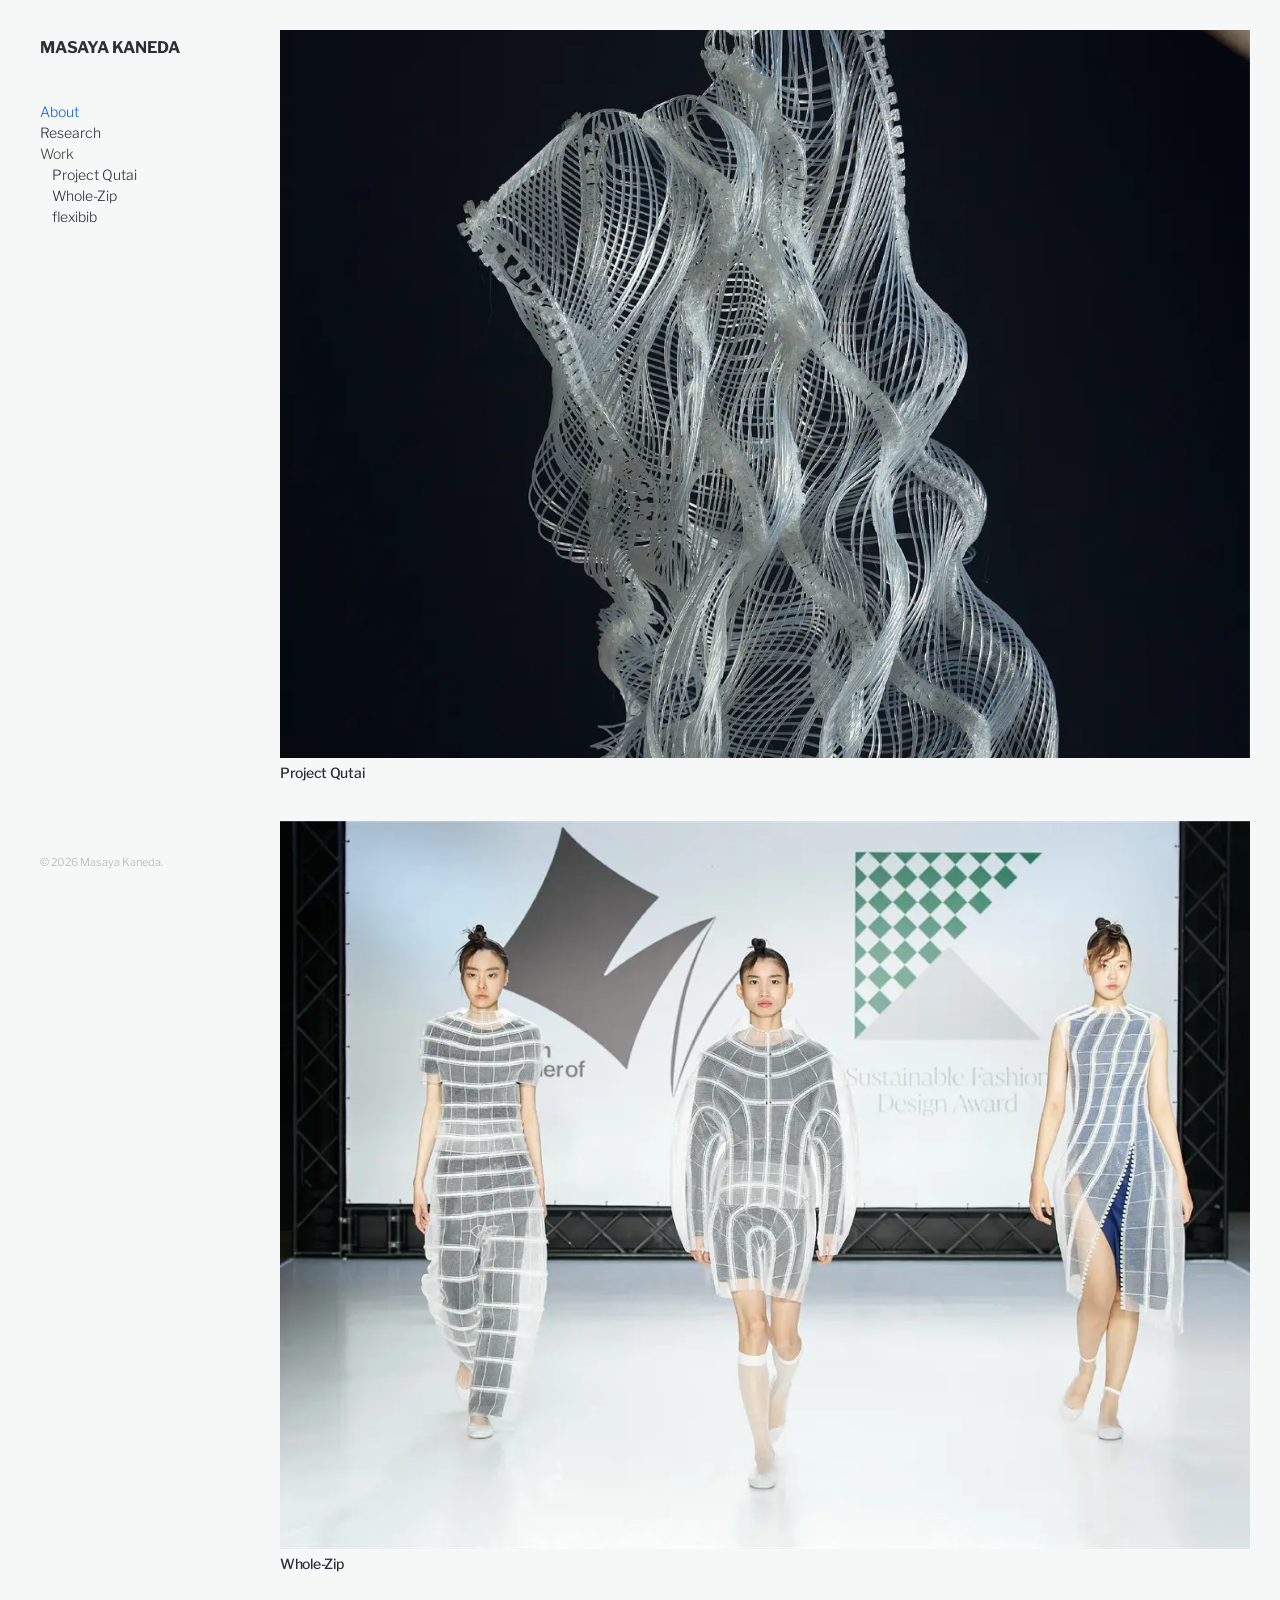
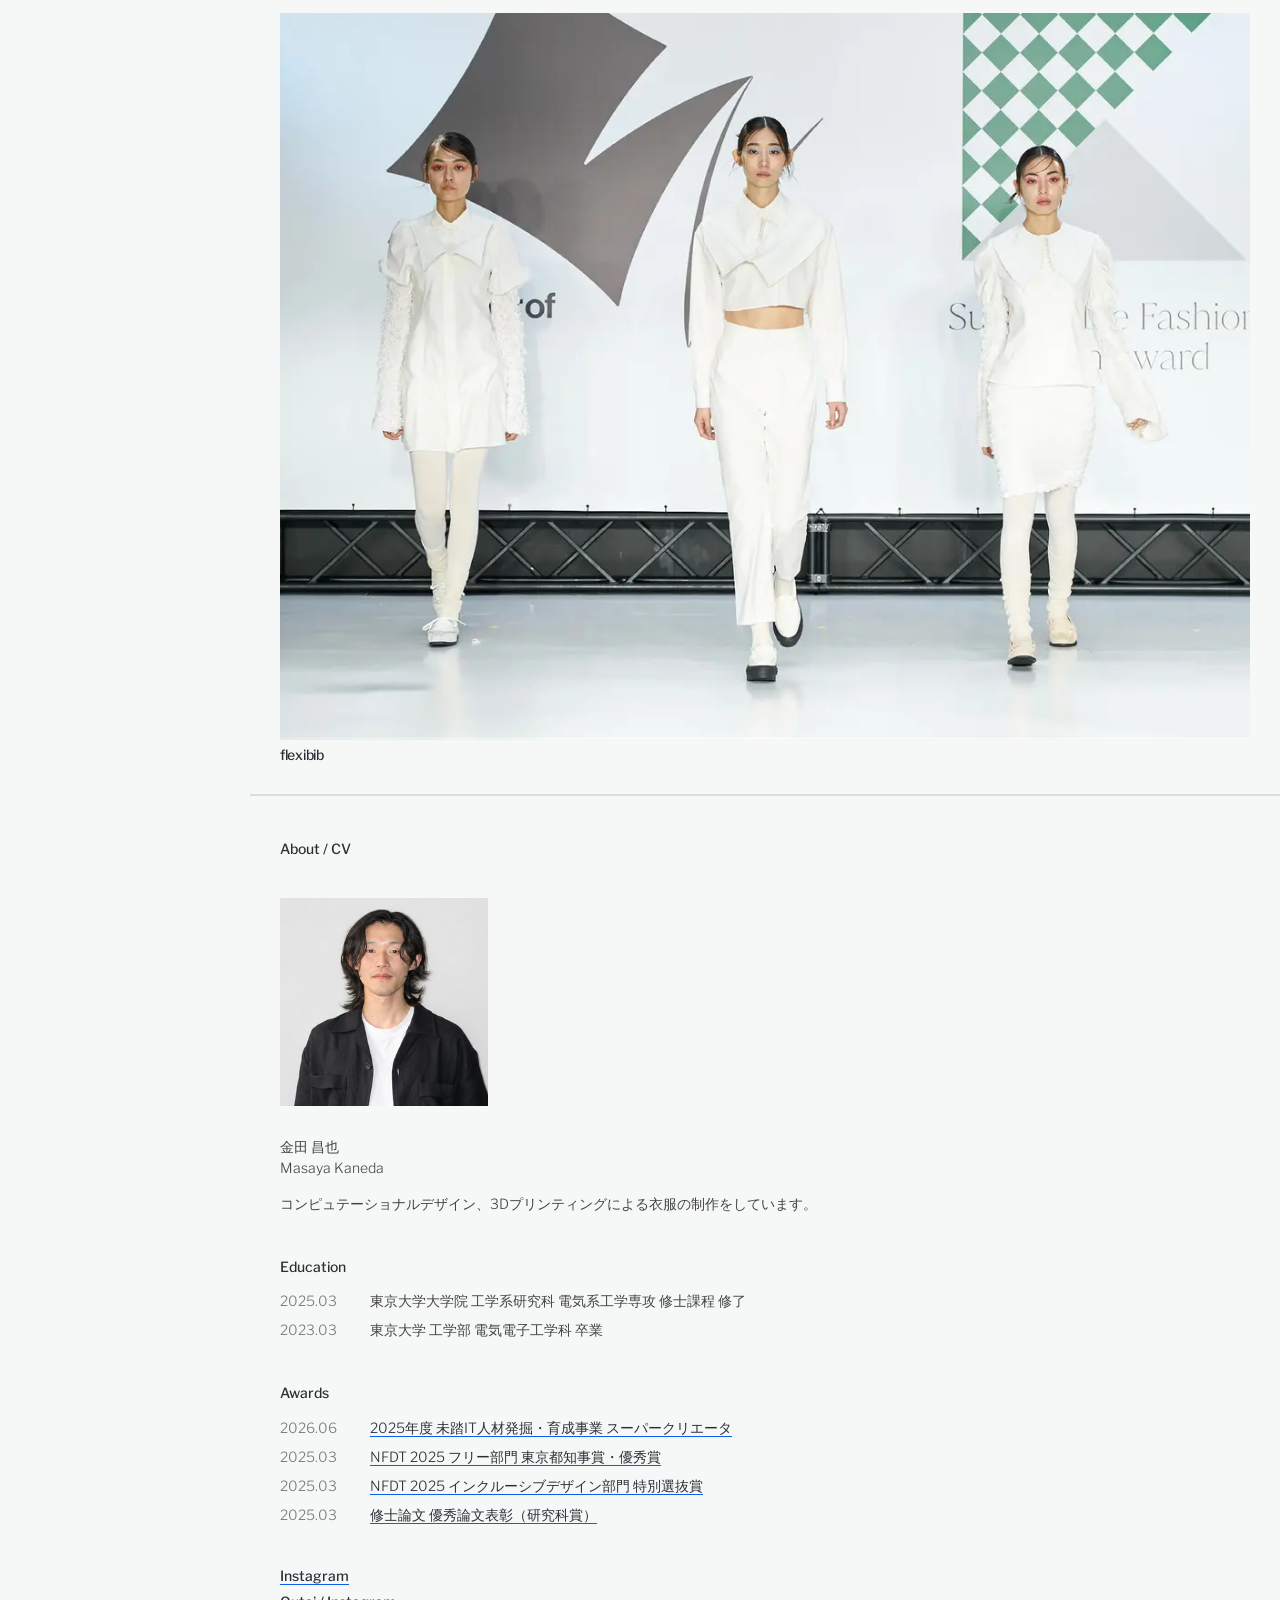
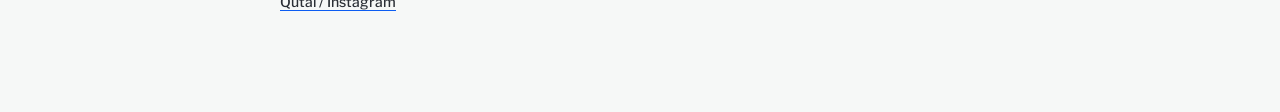
<file: index.html>
<!doctype html>
<html lang="ja">
  <head>
    <meta charset="utf-8" />
    <meta name="viewport" content="width=device-width, initial-scale=1" />
    <meta name="description" content="金田昌也の作品と研究" />
    <title>Work — Masaya Kaneda</title>
    <link rel="preconnect" href="https://fonts.googleapis.com" />
    <link rel="preconnect" href="https://fonts.gstatic.com" crossorigin />
    <link href="https://fonts.googleapis.com/css2?family=Libre+Franklin:wght@300;500;700&amp;display=swap" rel="stylesheet" />
    <link rel="stylesheet" href="styles.css" />
    <script src="menu.js" defer></script>
  </head>
  <body>
    <header class="header">
      <div class="header__content">
        <a class="header__title" href="index.html">MASAYA KANEDA</a>
        <button class="menu-toggle" type="button" aria-expanded="false" aria-controls="menu" aria-label="メニューを開く"><span></span></button>
        <nav class="menu" id="menu" aria-label="Main navigation">
          <ul>
            <li><a class="active" href="index.html">About</a></li>
            <li><a href="research.html">Research</a></li>
            <li><span class="menu-label">Work</span></li>
          </ul>
          <ul class="project-menu">
            <li><a href="project-qutai.html">Project Qutai</a></li>
            <li><a href="whole-zip.html">Whole-Zip</a></li>
            <li><a href="flexibib.html">flexibib</a></li>
          </ul>
        </nav>
        <p class="copyright">© 2026 Masaya Kaneda.</p>
      </div>
    </header>

    <main class="page">
      <section class="portfolio" aria-label="Selected work">
        <div class="portfolio-wrap">
          <article class="portfolio-item">
            <a href="project-qutai.html">
              <img src="assets/images/project-qutai-5.webp" alt="Project Qutai" width="1200" height="1800" />
              <h1>Project Qutai</h1>
            </a>
          </article>

          <article class="portfolio-item">
            <a href="whole-zip.html">
              <img src="assets/images/whole-zip-2.webp" alt="Whole-Zip" width="1200" height="800" loading="lazy" />
              <h1>Whole-Zip</h1>
            </a>
          </article>

          <article class="portfolio-item">
            <a href="flexibib.html">
              <img src="assets/images/flexibib-1.webp" alt="flexibib" width="1200" height="800" loading="lazy" />
              <h1>flexibib</h1>
            </a>
          </article>
        </div>
      </section>

      <section class="single home-about" id="about">
        <div class="home-about__inner">
          <h2 class="home-about__title">About / CV</h2>

          <div class="about-intro">
            <img class="profile-image" src="assets/images/profile.png" alt="金田昌也" width="208" height="228" loading="lazy" />
            <p>金田 昌也<br />Masaya Kaneda</p>
            <p>コンピュテーショナルデザイン、3Dプリンティングによる衣服の制作をしています。</p>
          </div>

          <section class="cv-section">
            <h2>Education</h2>
            <div class="cv-list">
              <p><span>2025.03</span>東京大学大学院 工学系研究科 電気系工学専攻 修士課程 修了</p>
              <p><span>2023.03</span>東京大学 工学部 電気電子工学科 卒業</p>
            </div>
          </section>

          <section class="cv-section">
            <h2>Awards</h2>
            <div class="cv-list">
              <p><span>2026.06</span><a href="https://www.ipa.go.jp/jinzai/mitou/koubo/career/2025/2025-supercreator-11.html">2025年度 未踏IT人材発掘・育成事業 スーパークリエータ</a></p>
              <p><span>2025.03</span><a href="https://nfdt.metro.tokyo.lg.jp/award-tokyo2025/">NFDT 2025 フリー部門 東京都知事賞・優秀賞</a></p>
              <p><span>2025.03</span><a href="https://nfdt.metro.tokyo.lg.jp/award-tokyo2025/">NFDT 2025 インクルーシブデザイン部門 特別選抜賞</a></p>
              <p><span>2025.03</span><a href="http://www.cryst.t.u-tokyo.ac.jp/ohya/achievement/?id=72oXaXB6lKzkQntnLcRNyH&amp;hl=ja">修士論文 優秀論文表彰（研究科賞）</a></p>
            </div>
          </section>

          <div class="about-links">
            <p><a href="https://www.instagram.com/kaneda_masaya_/" target="_blank" rel="noreferrer">Instagram</a></p>
            <p><a href="https://www.instagram.com/qutai.jp/" target="_blank" rel="noreferrer">Qutai / Instagram</a></p>
          </div>
        </div>
      </section>
    </main>
  </body>
</html>
</file>
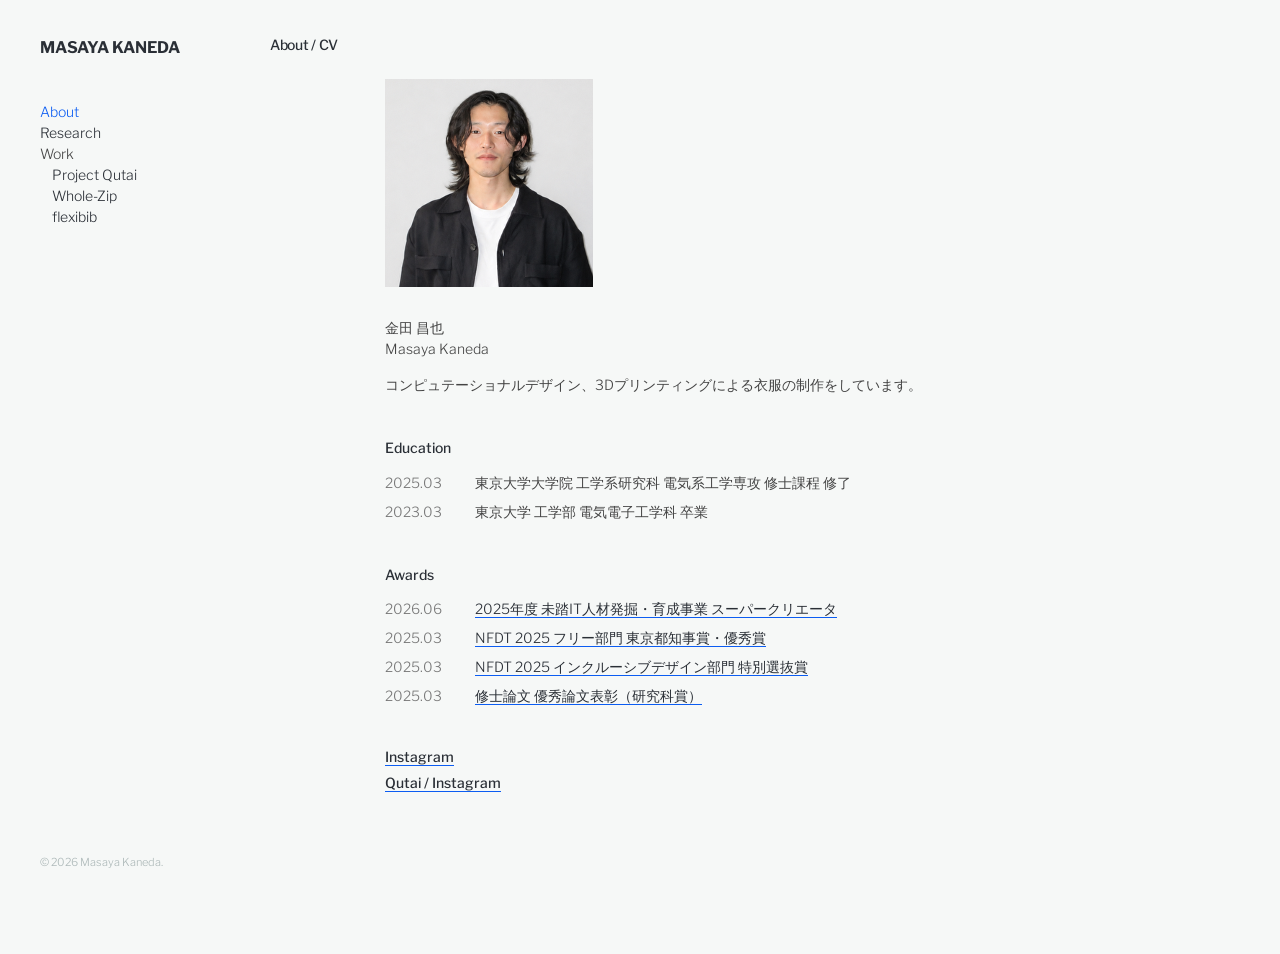
<file: about.html>
<!doctype html>
<html lang="ja">
  <head>
    <meta charset="utf-8" /><meta name="viewport" content="width=device-width, initial-scale=1" />
    <title>About / CV — Masaya Kaneda</title>
    <link rel="preconnect" href="https://fonts.googleapis.com" /><link rel="preconnect" href="https://fonts.gstatic.com" crossorigin />
    <link href="https://fonts.googleapis.com/css2?family=Libre+Franklin:wght@300;500;700&amp;display=swap" rel="stylesheet" />
    <link rel="stylesheet" href="styles.css" /><script src="menu.js" defer></script>
  </head>
  <body>
    <header class="header"><div class="header__content"><a class="header__title" href="index.html">MASAYA KANEDA</a><button class="menu-toggle" type="button" aria-expanded="false" aria-controls="menu" aria-label="メニューを開く"><span></span></button><nav class="menu" id="menu" aria-label="Main navigation"><ul><li><a class="active" href="index.html">About</a></li><li><a href="research.html">Research</a></li><li><span class="menu-label">Work</span></li></ul><ul class="project-menu"><li><a href="project-qutai.html">Project Qutai</a></li><li><a href="whole-zip.html">Whole-Zip</a></li><li><a href="flexibib.html">flexibib</a></li></ul></nav><p class="copyright">© 2026 Masaya Kaneda.</p></div></header>
    <main class="page"><section class="page-title"><h1>About / CV</h1></section><section class="single about-content">
      <div class="about-intro">
        <img class="profile-image" src="assets/images/profile.png" alt="金田昌也" width="208" height="228" />
        <p>金田 昌也<br />Masaya Kaneda</p>
        <p>コンピュテーショナルデザイン、3Dプリンティングによる衣服の制作をしています。</p>
      </div>

      <section class="cv-section">
        <h2>Education</h2>
        <div class="cv-list">
          <p><span>2025.03</span>東京大学大学院 工学系研究科 電気系工学専攻 修士課程 修了</p>
          <p><span>2023.03</span>東京大学 工学部 電気電子工学科 卒業</p>
        </div>
      </section>

      <section class="cv-section">
        <h2>Awards</h2>
        <div class="cv-list">
          <p><span>2026.06</span><a href="https://www.ipa.go.jp/jinzai/mitou/koubo/career/2025/2025-supercreator-11.html">2025年度 未踏IT人材発掘・育成事業 スーパークリエータ</a></p>
          <p><span>2025.03</span><a href="https://nfdt.metro.tokyo.lg.jp/award-tokyo2025/">NFDT 2025 フリー部門 東京都知事賞・優秀賞</a></p>
          <p><span>2025.03</span><a href="https://nfdt.metro.tokyo.lg.jp/award-tokyo2025/">NFDT 2025 インクルーシブデザイン部門 特別選抜賞</a></p>
          <p><span>2025.03</span><a href="http://www.cryst.t.u-tokyo.ac.jp/ohya/achievement/?id=72oXaXB6lKzkQntnLcRNyH&amp;hl=ja">修士論文 優秀論文表彰（研究科賞）</a></p>
        </div>
      </section>

      <div class="about-links">
        <p><a href="https://www.instagram.com/kaneda_masaya_/" target="_blank" rel="noreferrer">Instagram</a></p>
        <p><a href="https://www.instagram.com/qutai.jp/" target="_blank" rel="noreferrer">Qutai / Instagram</a></p>
      </div>
    </section></main>
  </body>
</html>
</file>
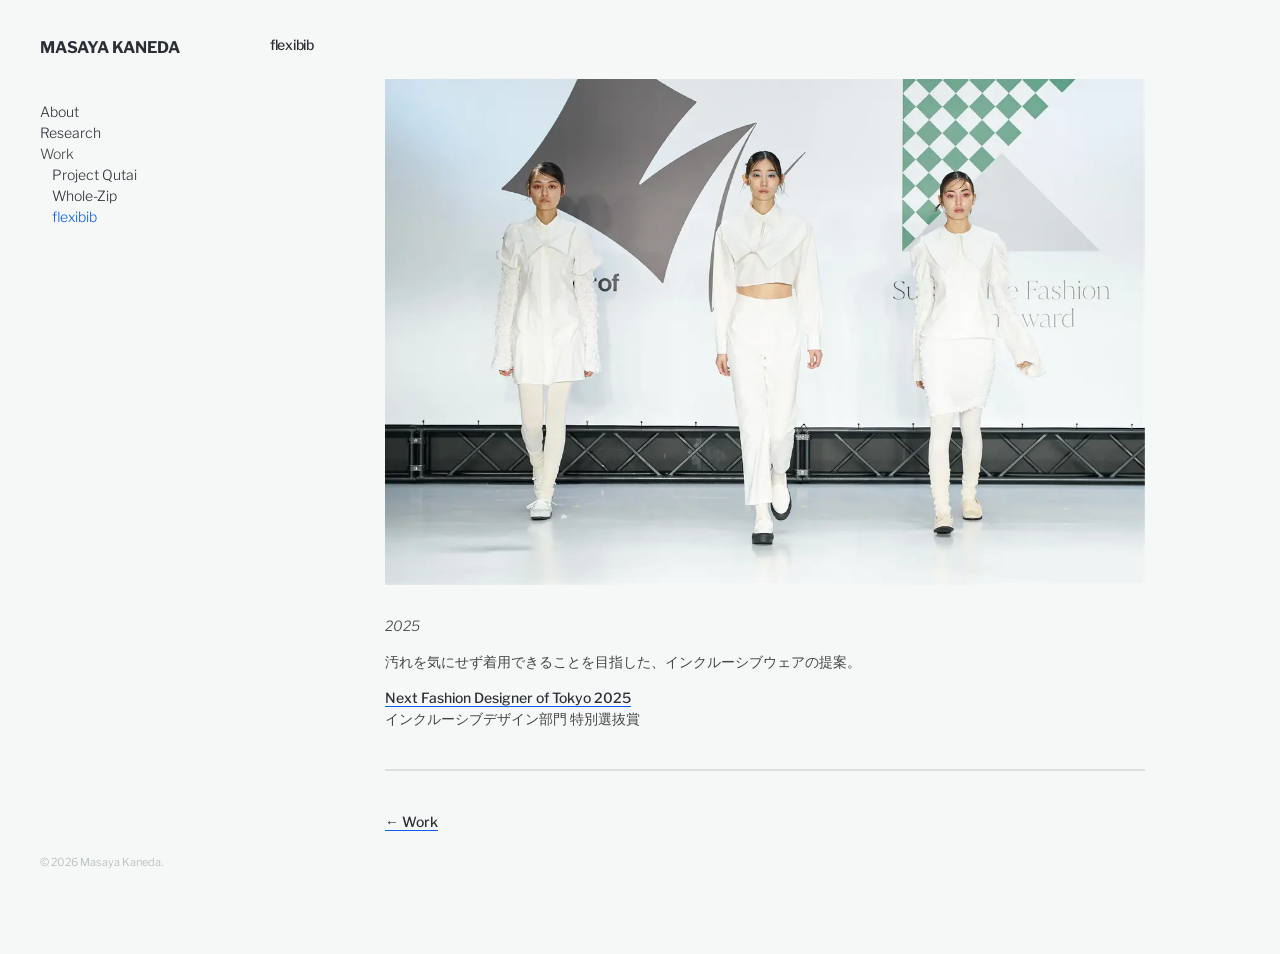
<file: flexibib.html>
<!doctype html>
<html lang="ja">
  <head>
    <meta charset="utf-8" />
    <meta name="viewport" content="width=device-width, initial-scale=1" />
    <meta name="description" content="flexibib — Masaya Kaneda" />
    <title>flexibib — Masaya Kaneda</title>
    <link rel="preconnect" href="https://fonts.googleapis.com" />
    <link rel="preconnect" href="https://fonts.gstatic.com" crossorigin />
    <link href="https://fonts.googleapis.com/css2?family=Libre+Franklin:wght@300;500;700&amp;display=swap" rel="stylesheet" />
    <link rel="stylesheet" href="styles.css" />
    <script src="menu.js" defer></script>
  </head>
  <body>
    <header class="header"><div class="header__content">
      <a class="header__title" href="index.html">MASAYA KANEDA</a>
      <button class="menu-toggle" type="button" aria-expanded="false" aria-controls="menu" aria-label="メニューを開く"><span></span></button>
      <nav class="menu" id="menu" aria-label="Main navigation"><ul><li><a href="index.html">About</a></li><li><a href="research.html">Research</a></li><li><span class="menu-label">Work</span></li></ul><ul class="project-menu"><li><a href="project-qutai.html">Project Qutai</a></li><li><a href="whole-zip.html">Whole-Zip</a></li><li><a class="active" href="flexibib.html">flexibib</a></li></ul></nav>
      <p class="copyright">© 2026 Masaya Kaneda.</p>
    </div></header>
    <main class="page">
      <section class="page-title"><h1>flexibib</h1></section>
      <section class="single">
        <div class="gallery"><img src="assets/images/flexibib-1.webp" alt="flexibib" width="1200" height="800" /></div>
        <div class="text"><p><em>2025</em></p><p>汚れを気にせず着用できることを目指した、インクルーシブウェアの提案。</p><p><a href="https://nfdt.metro.tokyo.lg.jp/award-tokyo2025/">Next Fashion Designer of Tokyo 2025</a><br />インクルーシブデザイン部門 特別選抜賞</p></div>
        <hr />
        <p><a href="index.html">← Work</a></p>
      </section>
    </main>
  </body>
</html>
</file>
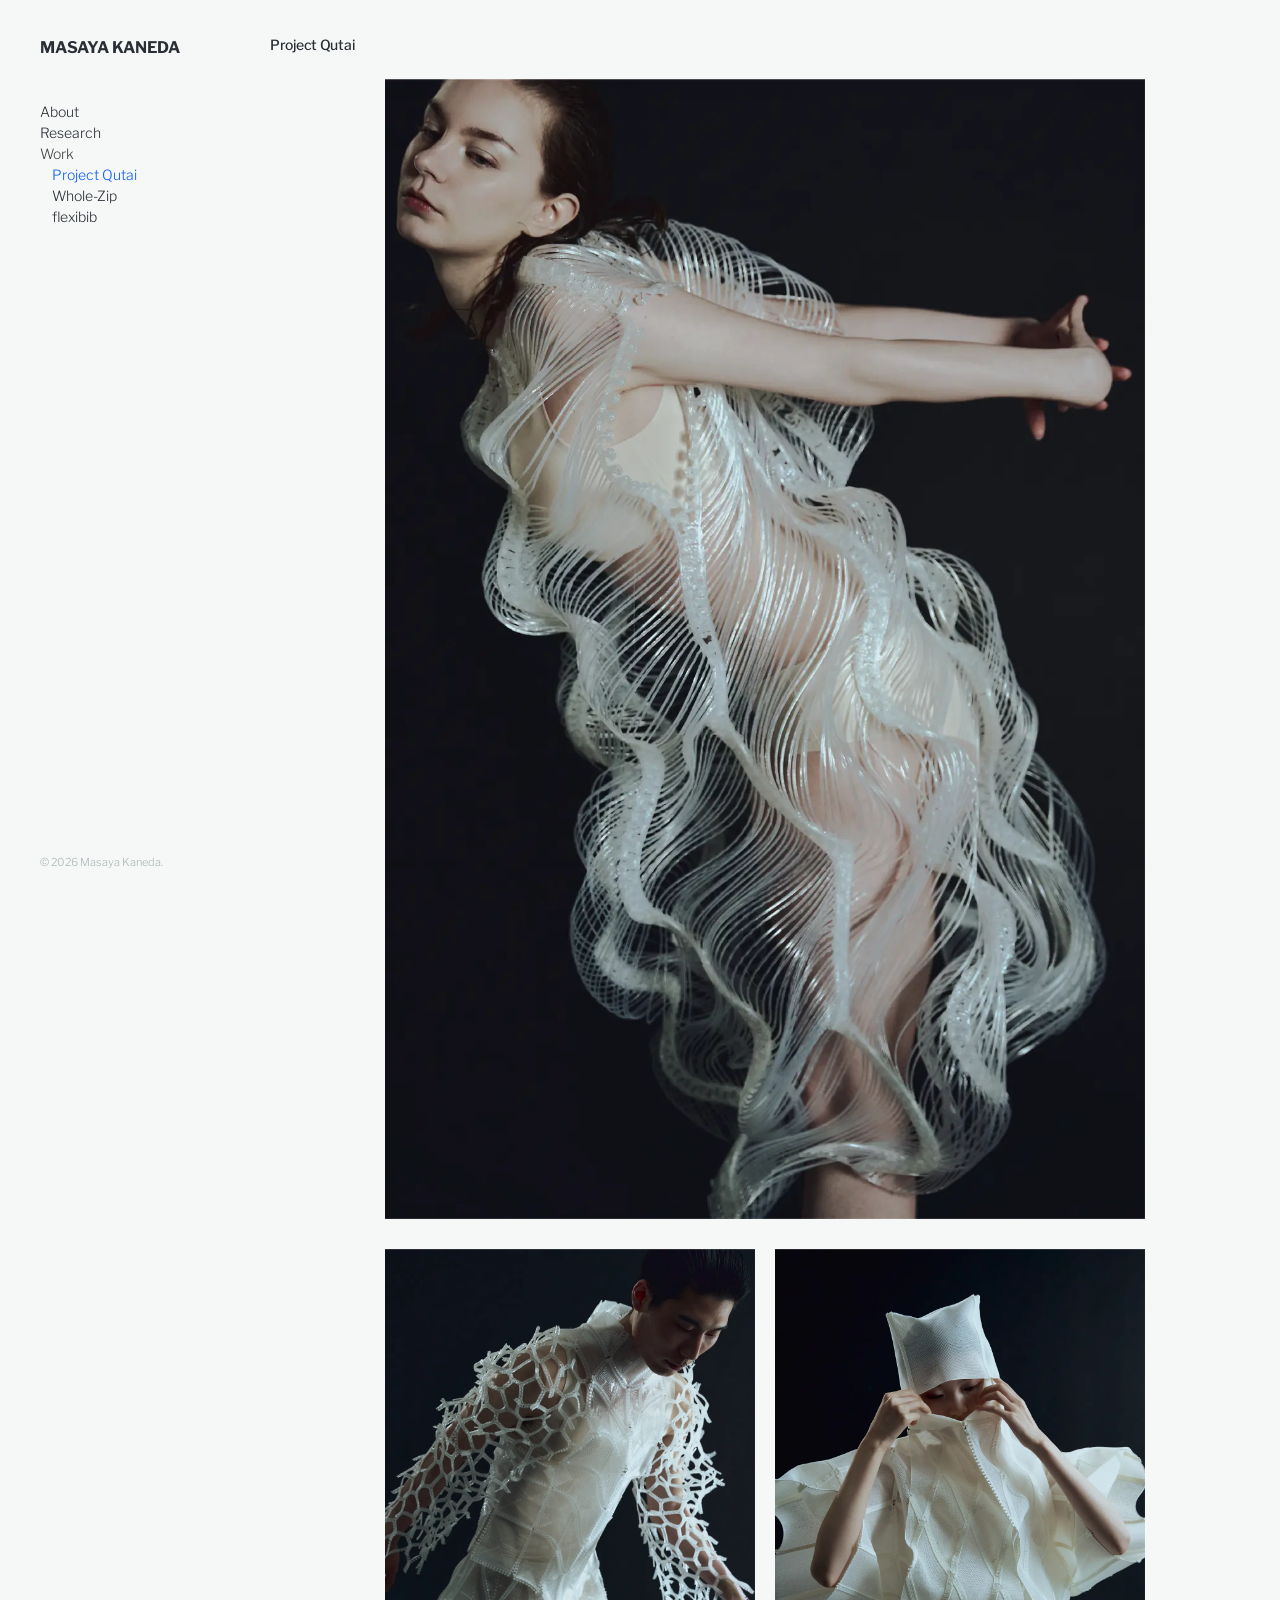
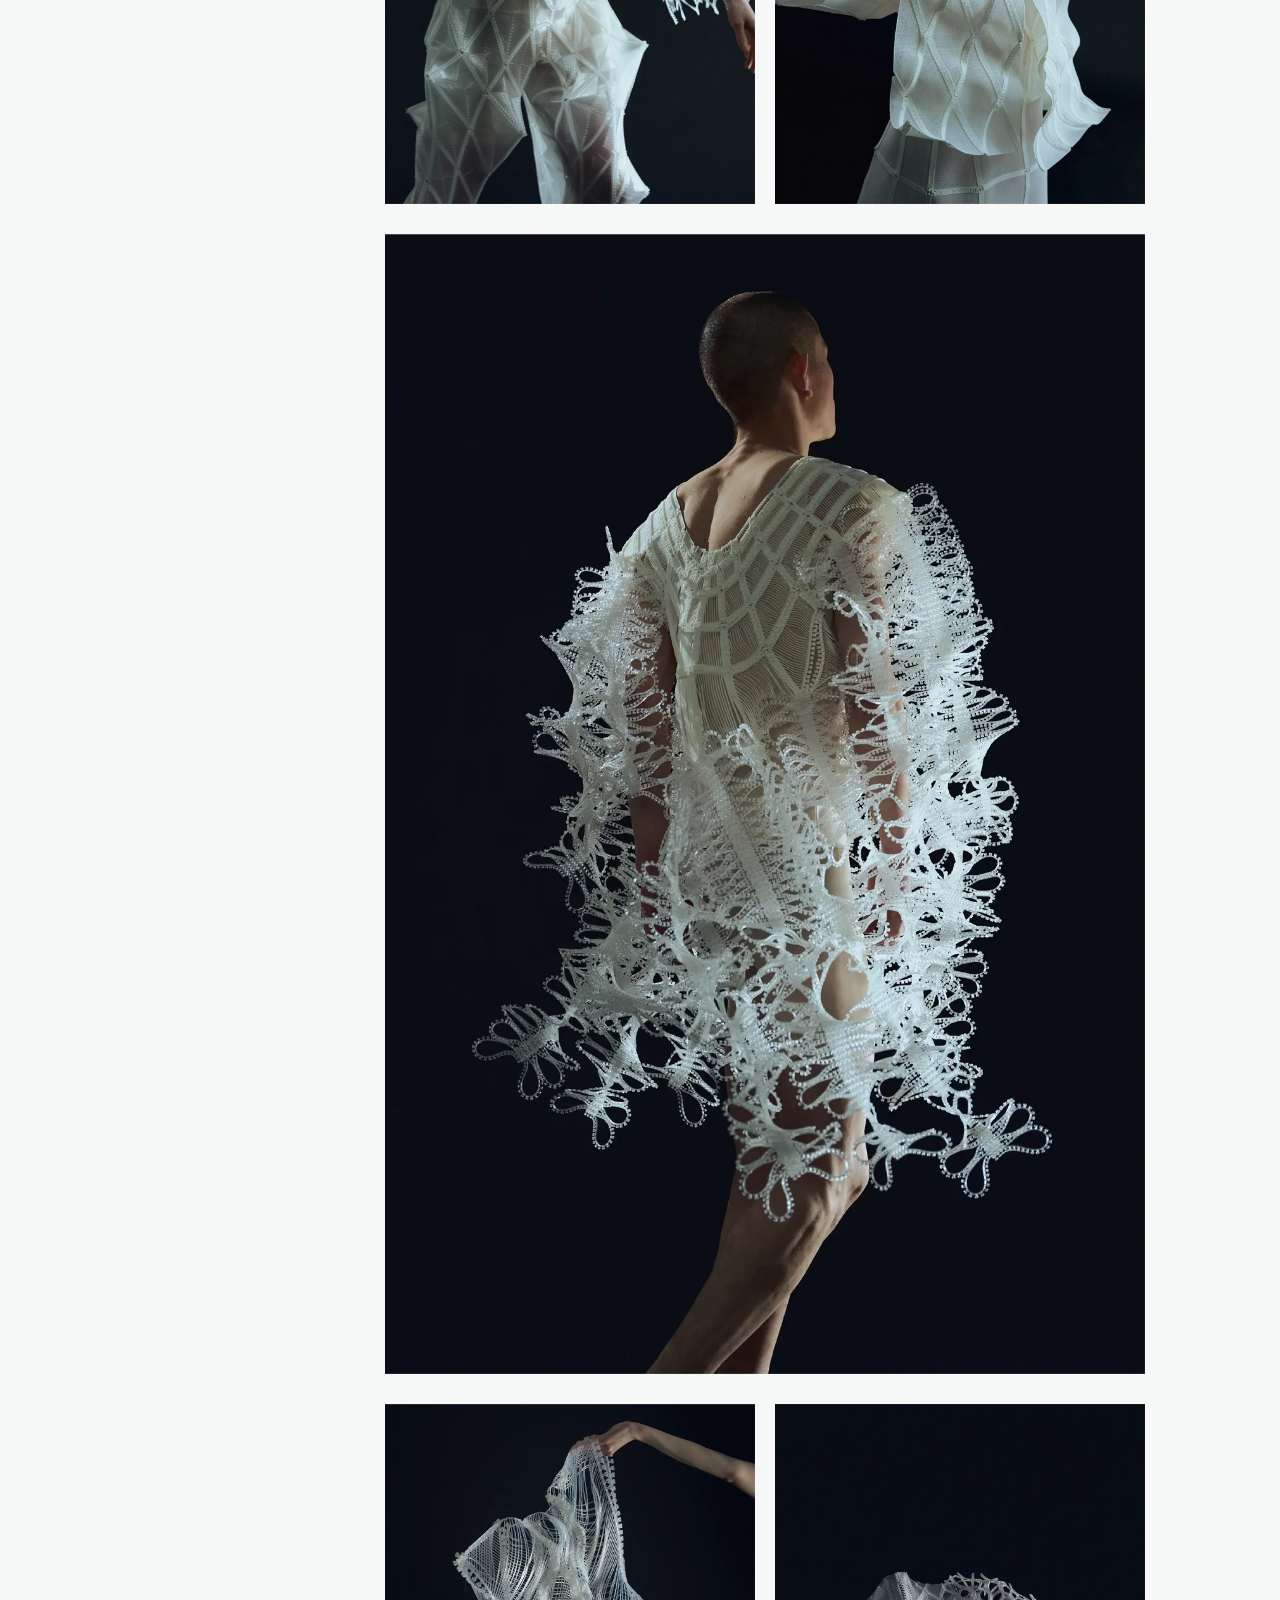
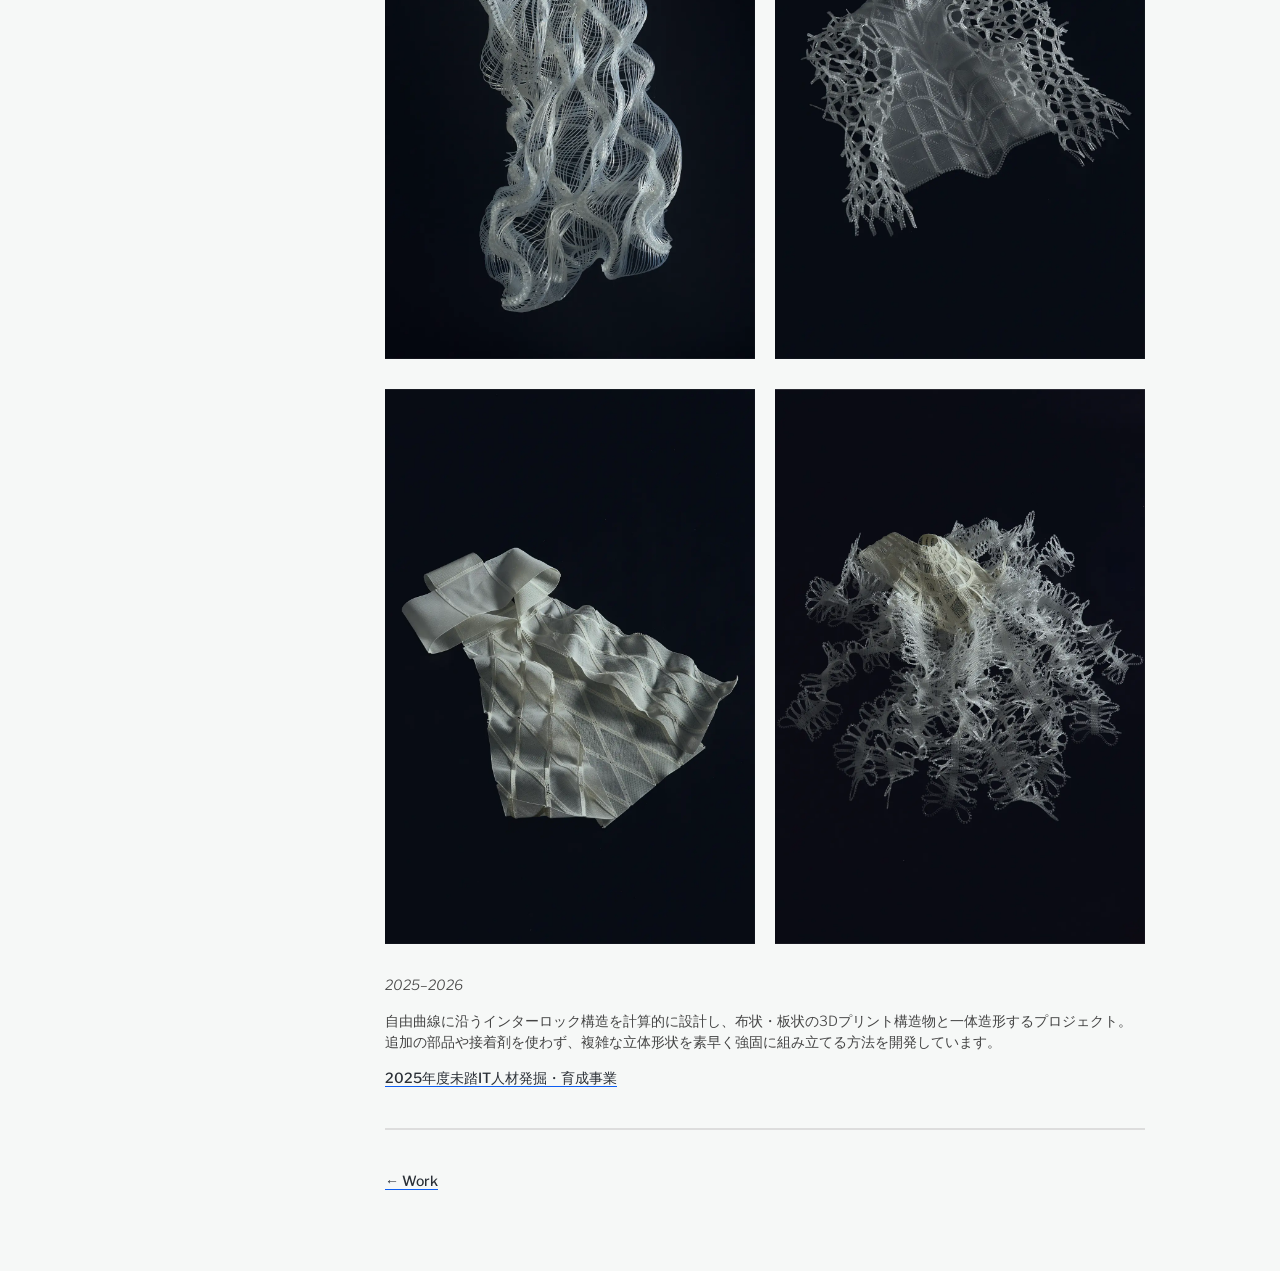
<file: project-qutai.html>
<!doctype html>
<html lang="ja">
  <head>
    <meta charset="utf-8" />
    <meta name="viewport" content="width=device-width, initial-scale=1" />
    <meta name="description" content="Project Qutai — Masaya Kaneda" />
    <title>Project Qutai — Masaya Kaneda</title>
    <link rel="preconnect" href="https://fonts.googleapis.com" />
    <link rel="preconnect" href="https://fonts.gstatic.com" crossorigin />
    <link href="https://fonts.googleapis.com/css2?family=Libre+Franklin:wght@300;500;700&amp;display=swap" rel="stylesheet" />
    <link rel="stylesheet" href="styles.css" />
    <script src="menu.js" defer></script>
  </head>
  <body>
    <header class="header">
      <div class="header__content">
        <a class="header__title" href="index.html">MASAYA KANEDA</a>
        <button class="menu-toggle" type="button" aria-expanded="false" aria-controls="menu" aria-label="メニューを開く"><span></span></button>
        <nav class="menu" id="menu" aria-label="Main navigation">
          <ul><li><a href="index.html">About</a></li><li><a href="research.html">Research</a></li><li><span class="menu-label">Work</span></li></ul>
          <ul class="project-menu"><li><a class="active" href="project-qutai.html">Project Qutai</a></li><li><a href="whole-zip.html">Whole-Zip</a></li><li><a href="flexibib.html">flexibib</a></li></ul>
        </nav>
        <p class="copyright">© 2026 Masaya Kaneda.</p>
      </div>
    </header>
    <main class="page">
      <section class="page-title"><h1>Project Qutai</h1></section>
      <section class="single">
        <div class="gallery"><img src="assets/images/project-qutai-1.webp" alt="Project Qutai 1" width="1200" height="1800" /></div>
        <div class="gallery gallery--two"><img src="assets/images/project-qutai-2.webp" alt="Project Qutai 2" width="1200" height="1800" loading="lazy" /><img src="assets/images/project-qutai-3.webp" alt="Project Qutai 3" width="1200" height="1800" loading="lazy" /></div>
        <div class="gallery"><img src="assets/images/project-qutai-4.webp" alt="Project Qutai 4" width="1200" height="1800" loading="lazy" /></div>
        <div class="gallery gallery--two"><img src="assets/images/project-qutai-5.webp" alt="Project Qutai 5" width="1200" height="1800" loading="lazy" /><img src="assets/images/project-qutai-6.webp" alt="Project Qutai 6" width="1200" height="1800" loading="lazy" /></div>
        <div class="gallery gallery--two"><img src="assets/images/project-qutai-7.webp" alt="Project Qutai 7" width="1200" height="1800" loading="lazy" /><img src="assets/images/project-qutai-8.webp" alt="Project Qutai 8" width="1200" height="1800" loading="lazy" /></div>
        <div class="text">
          <p><em>2025–2026</em></p>
          <p>自由曲線に沿うインターロック構造を計算的に設計し、布状・板状の3Dプリント構造物と一体造形するプロジェクト。追加の部品や接着剤を使わず、複雑な立体形状を素早く強固に組み立てる方法を開発しています。</p>
          <p><a href="https://www.ipa.go.jp/jinzai/mitou/it/2025/gaiyou-oc-3.html">2025年度未踏IT人材発掘・育成事業</a></p>
        </div>
        <hr />
        <p><a href="index.html">← Work</a></p>
      </section>
    </main>
  </body>
</html>
</file>
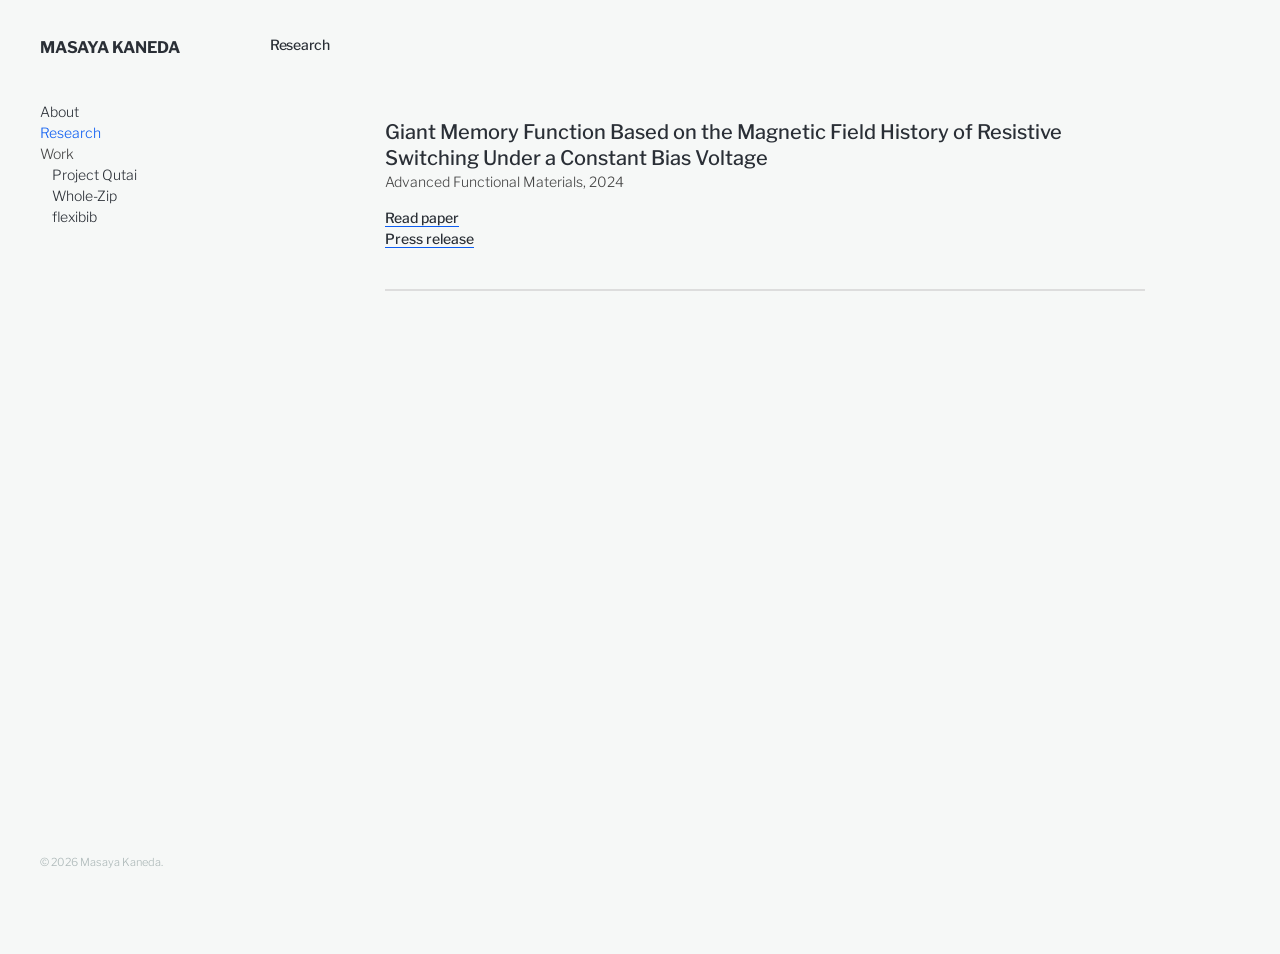
<file: research.html>
<!doctype html>
<html lang="ja">
  <head>
    <meta charset="utf-8" /><meta name="viewport" content="width=device-width, initial-scale=1" />
    <title>Research — Masaya Kaneda</title>
    <link rel="preconnect" href="https://fonts.googleapis.com" /><link rel="preconnect" href="https://fonts.gstatic.com" crossorigin />
    <link href="https://fonts.googleapis.com/css2?family=Libre+Franklin:wght@300;500;700&amp;display=swap" rel="stylesheet" />
    <link rel="stylesheet" href="styles.css" /><script src="menu.js" defer></script>
  </head>
  <body>
    <header class="header"><div class="header__content"><a class="header__title" href="index.html">MASAYA KANEDA</a><button class="menu-toggle" type="button" aria-expanded="false" aria-controls="menu" aria-label="メニューを開く"><span></span></button><nav class="menu" id="menu" aria-label="Main navigation"><ul><li><a href="index.html">About</a></li><li><a class="active" href="research.html">Research</a></li><li><span class="menu-label">Work</span></li></ul><ul class="project-menu"><li><a href="project-qutai.html">Project Qutai</a></li><li><a href="whole-zip.html">Whole-Zip</a></li><li><a href="flexibib.html">flexibib</a></li></ul></nav><p class="copyright">© 2026 Masaya Kaneda.</p></div></header>
    <main class="page"><section class="page-title"><h1>Research</h1></section><section class="single">
      <h3>Giant Memory Function Based on the Magnetic Field History of Resistive Switching Under a Constant Bias Voltage</h3>
      <p>Advanced Functional Materials, 2024</p>
      <p><a href="https://advanced.onlinelibrary.wiley.com/doi/full/10.1002/adfm.202415648">Read paper</a><br /><a href="https://www.t.u-tokyo.ac.jp/press/pr2024-03-13-001">Press release</a></p>
      <hr />
    </section></main>
  </body>
</html>
</file>
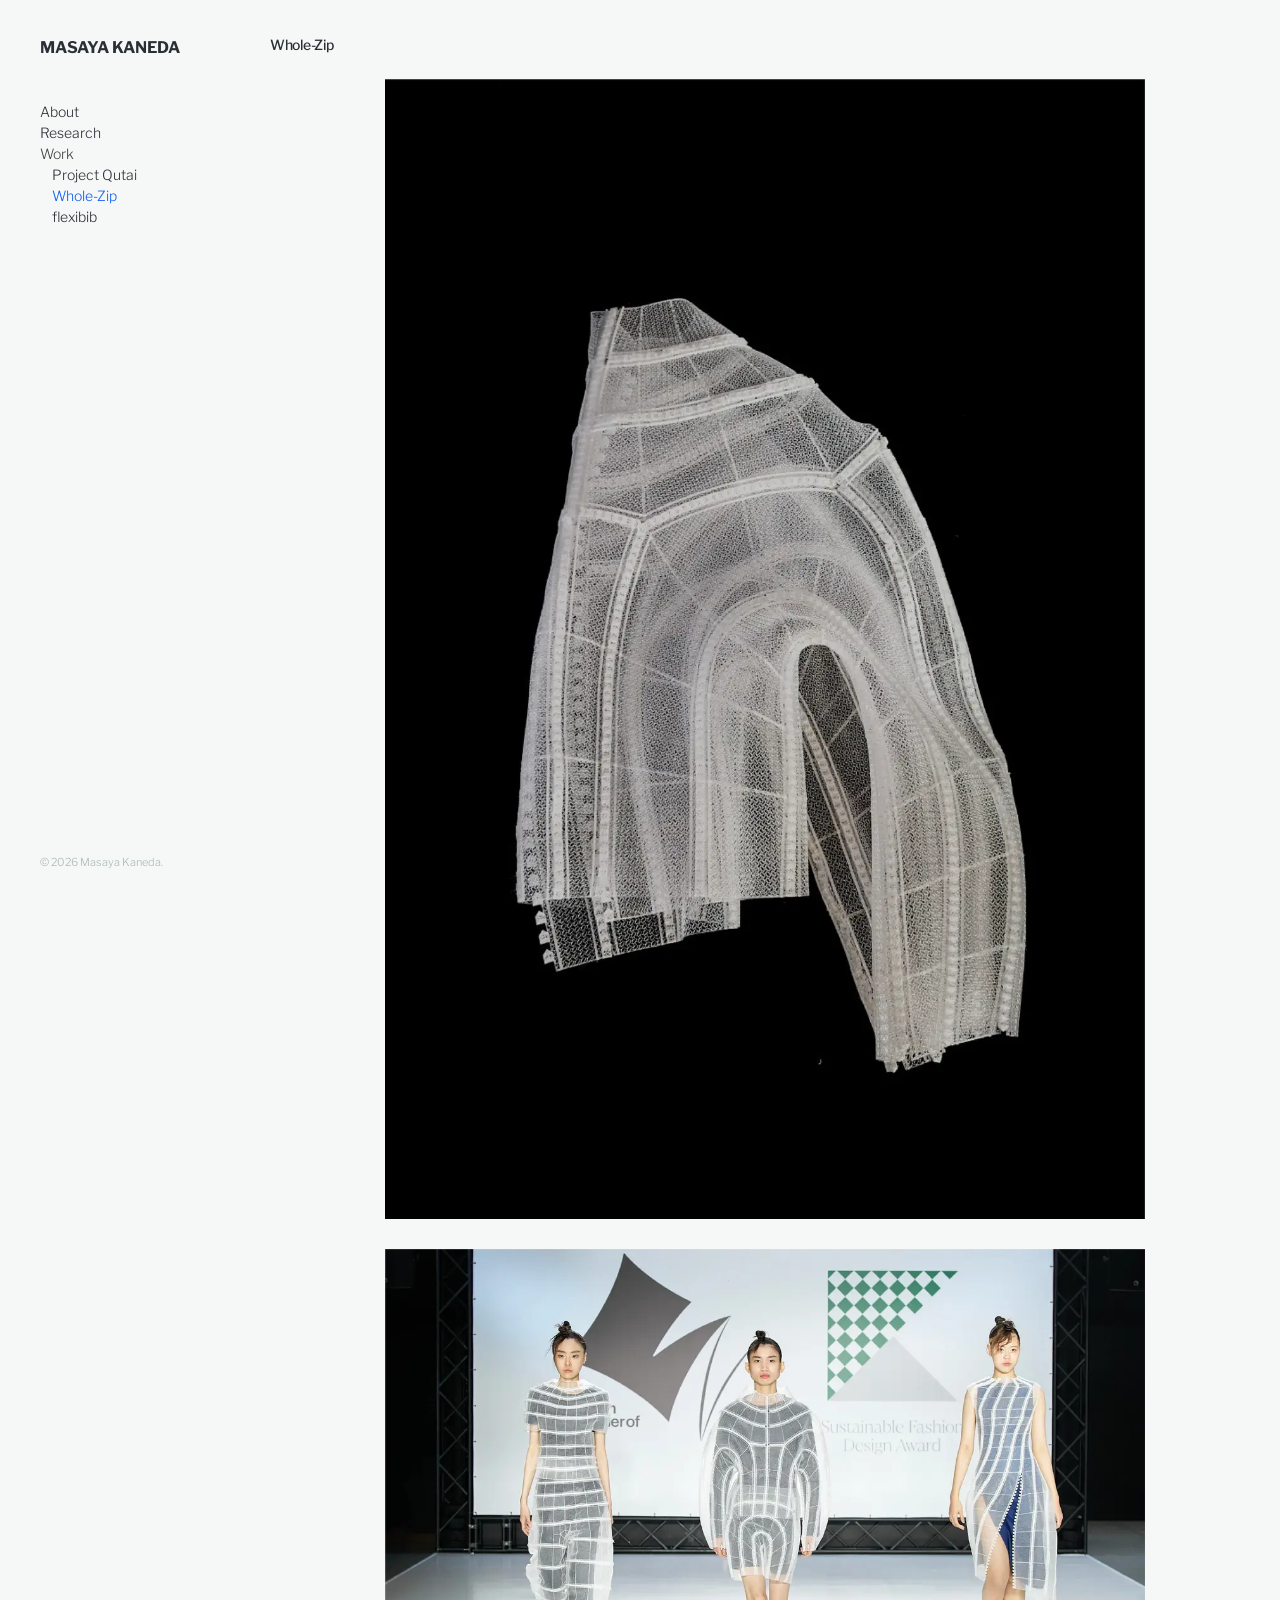
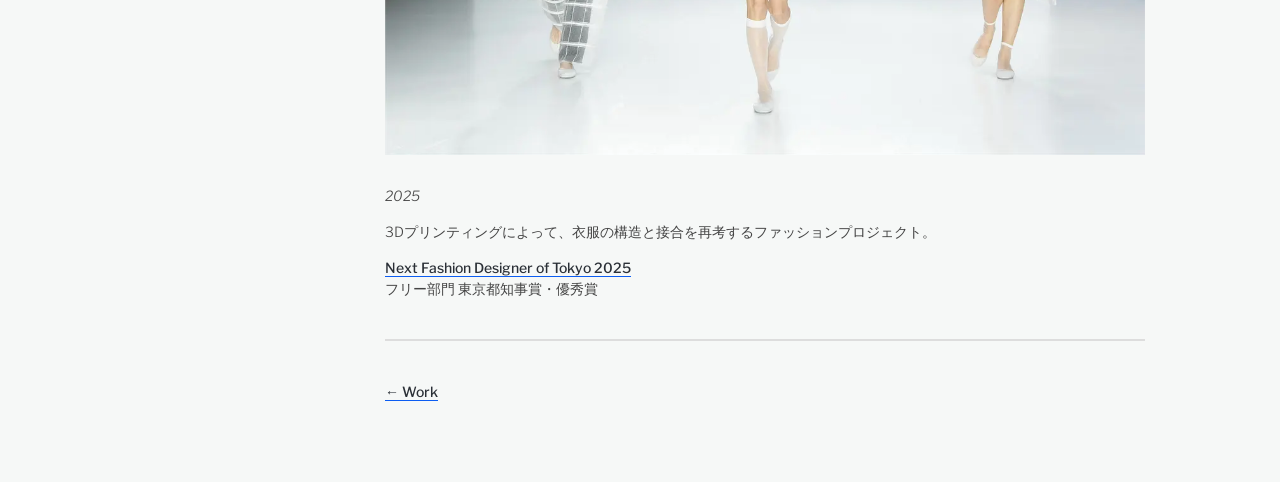
<file: whole-zip.html>
<!doctype html>
<html lang="ja">
  <head>
    <meta charset="utf-8" />
    <meta name="viewport" content="width=device-width, initial-scale=1" />
    <meta name="description" content="Whole-Zip — Masaya Kaneda" />
    <title>Whole-Zip — Masaya Kaneda</title>
    <link rel="preconnect" href="https://fonts.googleapis.com" />
    <link rel="preconnect" href="https://fonts.gstatic.com" crossorigin />
    <link href="https://fonts.googleapis.com/css2?family=Libre+Franklin:wght@300;500;700&amp;display=swap" rel="stylesheet" />
    <link rel="stylesheet" href="styles.css" />
    <script src="menu.js" defer></script>
  </head>
  <body>
    <header class="header"><div class="header__content">
      <a class="header__title" href="index.html">MASAYA KANEDA</a>
      <button class="menu-toggle" type="button" aria-expanded="false" aria-controls="menu" aria-label="メニューを開く"><span></span></button>
      <nav class="menu" id="menu" aria-label="Main navigation"><ul><li><a href="index.html">About</a></li><li><a href="research.html">Research</a></li><li><span class="menu-label">Work</span></li></ul><ul class="project-menu"><li><a href="project-qutai.html">Project Qutai</a></li><li><a class="active" href="whole-zip.html">Whole-Zip</a></li><li><a href="flexibib.html">flexibib</a></li></ul></nav>
      <p class="copyright">© 2026 Masaya Kaneda.</p>
    </div></header>
    <main class="page">
      <section class="page-title"><h1>Whole-Zip</h1></section>
      <section class="single">
        <div class="gallery"><img src="assets/images/whole-zip-1.webp" alt="Whole-Zip 1" width="1200" height="1800" /></div>
        <div class="gallery"><img src="assets/images/whole-zip-2.webp" alt="Whole-Zip 2" width="1200" height="800" loading="lazy" /></div>
        <div class="text"><p><em>2025</em></p><p>3Dプリンティングによって、衣服の構造と接合を再考するファッションプロジェクト。</p><p><a href="https://nfdt.metro.tokyo.lg.jp/award-tokyo2025/">Next Fashion Designer of Tokyo 2025</a><br />フリー部門 東京都知事賞・優秀賞</p></div>
        <hr />
        <p><a href="index.html">← Work</a></p>
      </section>
    </main>
  </body>
</html>
</file>
<file: styles.css>
* {
  box-sizing: border-box;
  margin: 0;
  padding: 0;
}

html,
body {
  min-height: 100%;
}

body {
  background: #f6f8f7;
  color: #444;
  font-family: "Libre Franklin", sans-serif;
  font-size: 14px;
  font-style: normal;
  font-weight: 300;
  line-height: 1;
  text-rendering: optimizeLegibility;
}

img {
  display: block;
  max-width: 100%;
  height: auto;
}

a {
  color: #2a2f36;
  font-weight: 500;
  text-decoration: none;
  transition: color 0.15s ease-in-out;
}

a:hover,
a:focus-visible,
a.active {
  color: #0c5df2;
}

.header {
  width: 100%;
  padding: 20px;
}

.header__content {
  position: relative;
}

.header__title {
  display: inline-block;
  color: #2a2f36;
  font-size: 20px;
  font-weight: 700;
  line-height: 1;
}

.menu-toggle {
  position: absolute;
  top: -2px;
  right: 0;
  z-index: 101;
  width: 24px;
  height: 20px;
  border: 0;
  background: transparent;
  cursor: pointer;
}

.menu-toggle span,
.menu-toggle span::before,
.menu-toggle span::after {
  position: absolute;
  left: 0;
  width: 24px;
  height: 3px;
  background: #2a2f36;
  content: "";
  transition: transform 0.15s ease, top 0.15s ease, background 0.15s ease;
}

.menu-toggle span {
  top: 8px;
}

.menu-toggle span::before {
  top: -8px;
}

.menu-toggle span::after {
  top: 8px;
}

.menu-toggle[aria-expanded="true"] span {
  background: transparent;
}

.menu-toggle[aria-expanded="true"] span::before {
  top: 0;
  transform: rotate(45deg);
}

.menu-toggle[aria-expanded="true"] span::after {
  top: 0;
  transform: rotate(-45deg);
}

.menu {
  position: fixed;
  inset: 0;
  z-index: 100;
  padding: 70px 20px 30px;
  overflow: auto;
  background: rgb(246 248 247 / 98%);
  opacity: 0;
  pointer-events: none;
  visibility: hidden;
  transition: opacity 0.15s ease, visibility 0.15s ease;
}

.menu.is-open {
  opacity: 1;
  pointer-events: auto;
  visibility: visible;
}

.menu ul {
  list-style: none;
}

.menu li a,
.menu-label {
  display: block;
  padding: 7px 0;
  font-size: 24px;
  font-weight: 300;
  line-height: 1.2;
}

.project-menu {
  margin-top: 0;
}

.project-menu li a {
  padding-left: 20px;
  font-size: 16px;
}

.copyright {
  display: none;
}

.page {
  width: 100%;
}

.portfolio {
  padding: 48px 20px 20px;
}

.portfolio-wrap {
  max-width: 1024px;
  margin: 0 auto;
}

.portfolio-item {
  width: 100%;
  padding-bottom: 40px;
}

.portfolio-item img {
  width: 100%;
  aspect-ratio: 4 / 3;
  background: #fff;
  object-fit: cover;
}

.portfolio-item:first-child img {
  object-position: center 30%;
}

.portfolio-item h1 {
  padding-top: 7px;
  color: #2a2f36;
  font-size: 14px;
  font-weight: 500;
  letter-spacing: -0.02em;
  line-height: 1.2;
}

.portfolio-item a:hover h1,
.portfolio-item a:focus-visible h1 {
  color: #0c5df2;
}

.page-title {
  padding: 25px 20px 0;
}

.page-title h1 {
  color: #2a2f36;
  font-size: 14px;
  font-weight: 500;
  letter-spacing: -0.02em;
  line-height: 1.2;
}

.single {
  min-height: 100vh;
  padding: 25px 20px 60px;
}

.single .text,
.single > h2,
.single > h3,
.single > p,
.single > ul,
.single > dl,
.single > hr {
  margin-right: auto;
  margin-left: auto;
}

.single p,
.single li,
.single dd,
.single dt {
  font-size: 14px;
  font-weight: 300;
  line-height: 1.5;
}

.single p + p {
  margin-top: 15px;
}

.single h2 {
  margin-top: 40px;
  color: #2a2f36;
  font-size: 14px;
  font-weight: 500;
  line-height: 1.2;
}

.single h3 {
  margin-top: 40px;
  color: #2a2f36;
  font-size: 20px;
  font-weight: 500;
  line-height: 1.3;
}

.single p a,
.single li a,
.single dd a {
  border-bottom: 1px solid #0c5df2;
}

.single hr {
  height: 2px;
  margin-top: 40px;
  margin-bottom: 40px;
  border: 0;
  background: #ddd;
}

.gallery {
  display: grid;
  grid-template-columns: 1fr;
  gap: 20px;
  margin: 20px auto;
}

.gallery:first-child {
  margin-top: 0;
}

.gallery img {
  width: 100%;
}

.gallery--two {
  grid-template-columns: repeat(2, minmax(0, 1fr));
}

.about-intro,
.cv-section {
  margin-right: auto;
  margin-left: auto;
}

.profile-image {
  width: 208px;
  aspect-ratio: 1;
  margin: 0 0 30px;
  object-fit: cover;
  object-position: center top;
}

.about-intro p {
  font-size: 14px;
  font-weight: 300;
  line-height: 1.5;
}

.about-intro p + p {
  margin-top: 15px;
}

.cv-section {
  margin-top: 45px;
}

.cv-section h2 {
  margin: 0 0 15px;
  color: #2a2f36;
  font-size: 14px;
  font-weight: 500;
  line-height: 1.2;
}

.cv-list p {
  position: relative;
  margin: 0 0 8px;
  padding-left: 90px;
  font-size: 14px;
  font-weight: 300;
  line-height: 1.5;
}

.cv-list p + p {
  margin-top: 0;
}

.cv-list p span {
  position: absolute;
  top: 0;
  left: 0;
  color: #777;
}

.cv-list a {
  font-weight: 300;
}

.about-links {
  margin: 40px auto 0;
}

.about-links p + p {
  margin-top: 5px;
}

.home-about {
  border-top: 2px solid #ddd;
  min-height: auto;
}

.home-about__inner {
  max-width: 1024px;
  margin-right: auto;
  margin-left: auto;
}

.home-about .home-about__title {
  margin-top: 0;
  margin-bottom: 40px;
}

.home-about .home-about__title,
.home-about .about-intro,
.home-about .cv-section,
.home-about .about-links {
  margin-right: 0;
  margin-left: 0;
  max-width: 760px;
}

.home-about .profile-image {
  width: 208px;
  aspect-ratio: 1;
  margin-right: 0;
  margin-left: 0;
  object-fit: cover;
  object-position: center top;
}

@media (min-width: 768px) {
  .header {
    padding: 40px;
  }

  .menu-toggle {
    top: 0;
  }

  .portfolio {
    padding: 48px 40px 40px;
  }

  .page-title {
    padding: 35px 40px 0;
  }

  .single {
    padding: 30px 40px 70px;
  }

  .gallery {
    margin-top: 30px;
    margin-bottom: 30px;
  }

  .page-title h1,
  .about-intro,
  .cv-section,
  .about-links,
  .single .text,
  .single > h2,
  .single > h3,
  .single > p,
  .single > ul,
  .single > dl,
  .single > hr,
  .gallery {
    max-width: 760px;
  }
}

@media (min-width: 1200px) {
  .header {
    position: fixed;
    top: 0;
    bottom: 0;
    left: 0;
    width: 250px;
    padding: 0;
    overflow: auto;
  }

  .header__content {
    min-height: 100vh;
    padding: 40px 0 135px 40px;
  }

  .header__title {
    font-size: 16px;
  }

  .menu-toggle {
    display: none;
  }

  .menu {
    position: static;
    padding: 0;
    margin-top: 45px;
    overflow: visible;
    background: transparent;
    opacity: 1;
    pointer-events: auto;
    visibility: visible;
  }

  .menu li a,
  .menu-label {
    display: inline;
    padding: 0;
    font-size: 14px;
    font-weight: 300;
    line-height: 1.5;
  }

  .project-menu {
    margin-top: 0;
  }

  .project-menu li a {
    padding-left: 0;
  }

  .project-menu li::before {
    content: "    ";
    white-space: pre;
  }

  .copyright {
    position: absolute;
    bottom: 30px;
    left: 40px;
    display: block;
    color: #abb7b7;
    font-size: 11px;
    line-height: 1.5;
  }

  .page {
    padding-left: 250px;
  }

  .portfolio {
    padding: 10px;
  }

  .portfolio-wrap {
    max-width: 1024px;
    margin-right: auto;
    margin-left: auto;
  }

  .portfolio-item {
    padding: 20px;
  }

  .page-title {
    padding: 37px 20px 0;
  }

  .single {
    padding: 25px 20px 80px;
  }

  .home-about {
    padding: 25px 10px 80px;
  }

  .home-about__inner {
    padding: 20px;
  }
}

@media (min-width: 1440px) {
  .header__content {
    padding: 60px 0 145px 60px;
  }

  .menu {
    margin-top: 50px;
  }

  .project-menu {
    margin-top: 0;
  }

  .copyright {
    bottom: 40px;
    left: 60px;
  }

  .page-title {
    padding-top: 57px;
  }

}

@media (prefers-reduced-motion: reduce) {
  *,
  *::before,
  *::after {
    scroll-behavior: auto !important;
    transition-duration: 0.01ms !important;
  }
}
</file>
